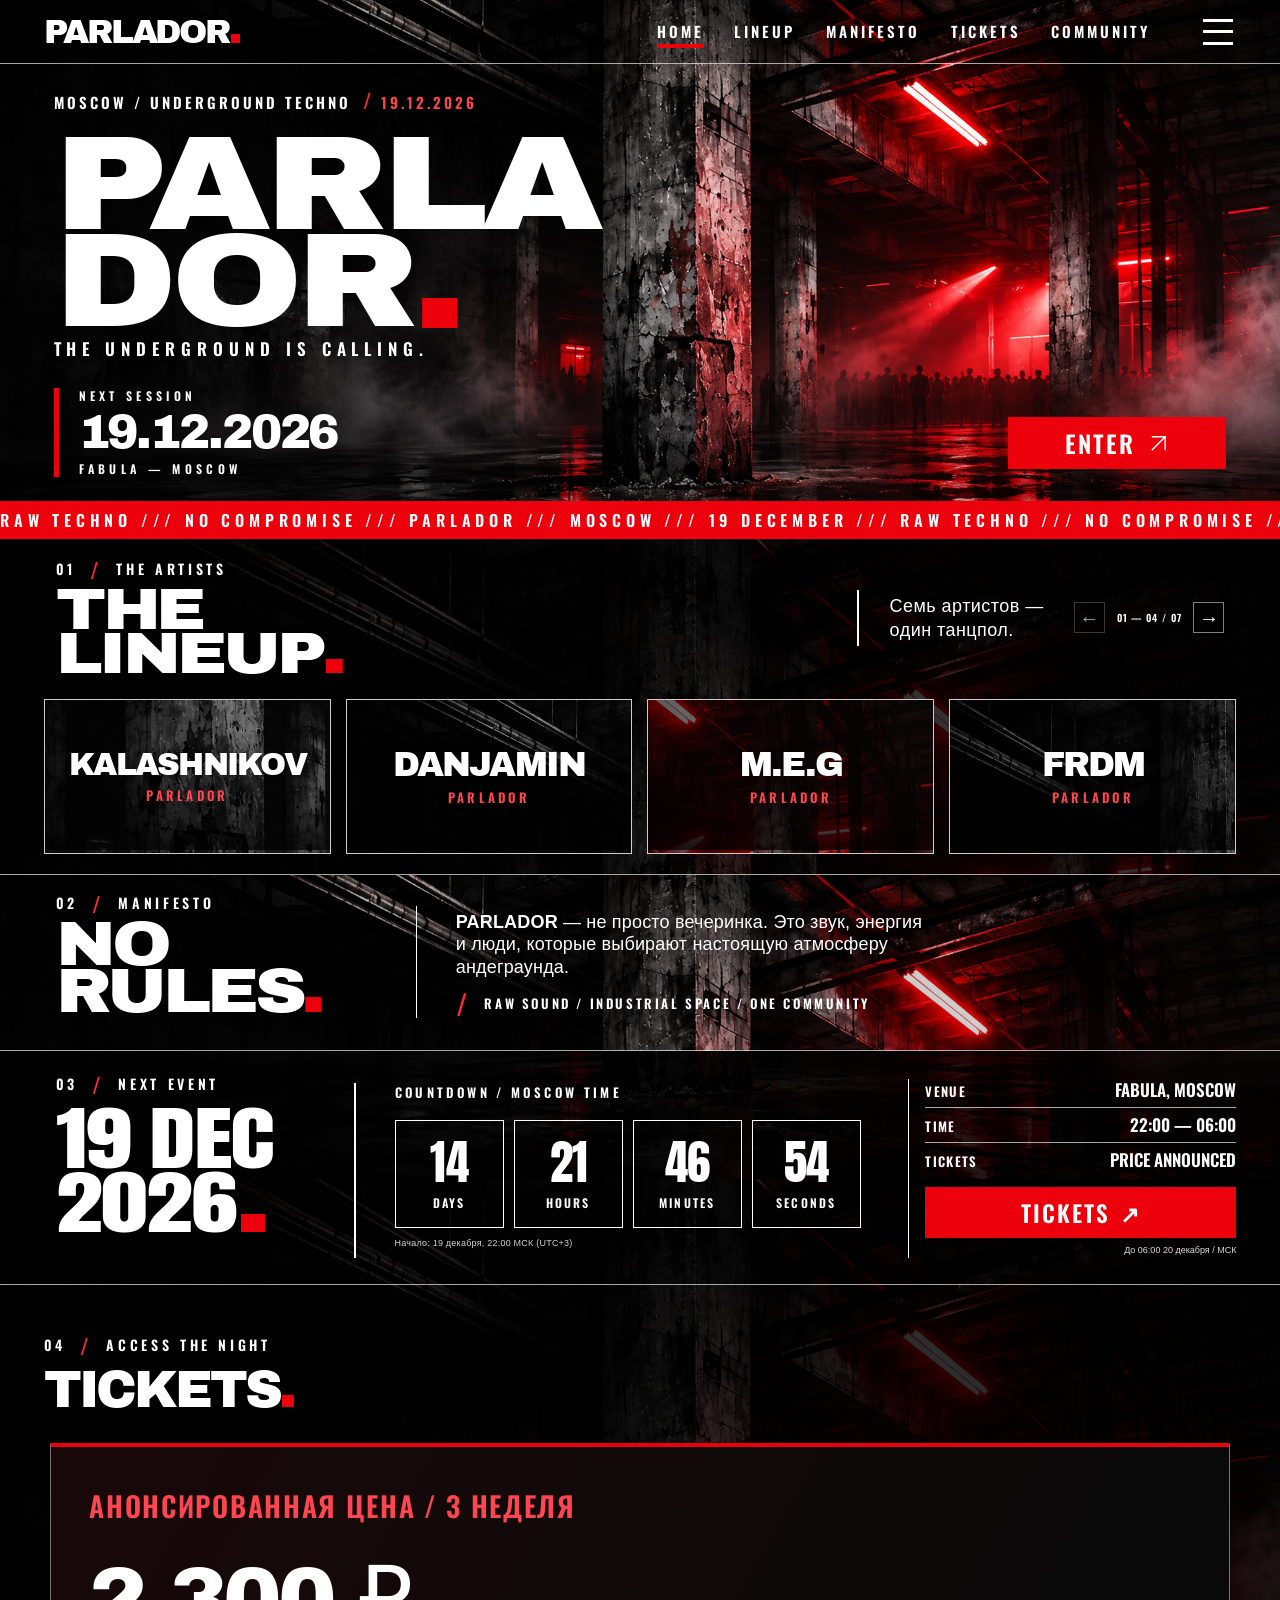
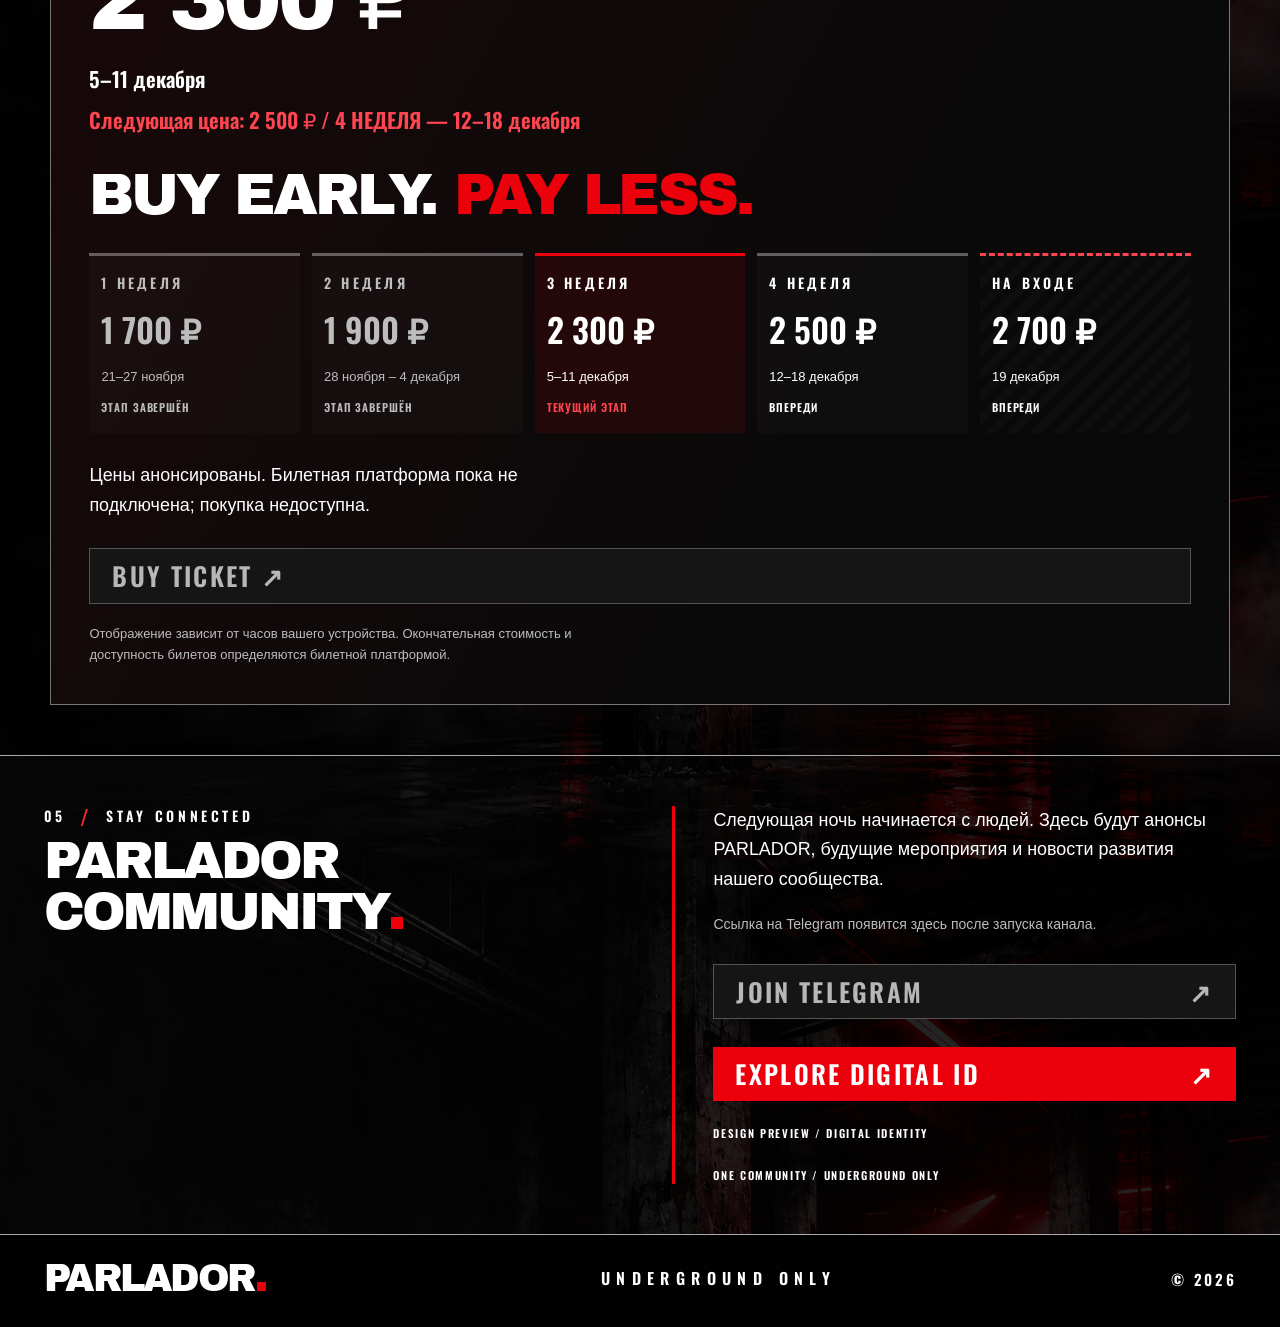
<file: index.html>
<!doctype html>
<html lang="ru">
  <head>
    <meta charset="utf-8" />
    <meta
      name="viewport"
      content="width=device-width, initial-scale=1, viewport-fit=cover"
    />
    <meta name="theme-color" content="#050505" />
    <meta
      name="description"
      content="PARLADOR. Moscow underground techno. 19 декабря 2026, Fabula, Москва, 22:00–06:00 МСК."
    />
    <title>PARLADOR — Moscow Underground Techno</title>
    <link rel="icon" href="assets/favicon.svg" type="image/svg+xml" />
    <link
      rel="preload"
      href="assets/archivo-black-latin.woff2"
      as="font"
      type="font/woff2"
      crossorigin
    />
    <link
      rel="preload"
      href="assets/warehouse.png"
      as="image"
      fetchpriority="high"
    />
    <link rel="stylesheet" href="styles.css" />
    <script src="site-config.js" defer></script>
    <script src="ticket-pricing.js" defer></script>
    <script src="script.js" defer></script>
  </head>
  <body>
    <a class="skip-link" href="#hero-content">Перейти к содержимому</a>
    <main id="main">
      <div class="hero-shell" id="home">
        <header class="header" role="banner">
          <a class="wordmark" href="#home" aria-label="PARLADOR — главная"
            >PARLADOR<span class="dot" aria-hidden="true"></span
          ></a>
          <nav class="desktop-nav" aria-label="Основная навигация">
            <a href="#home" class="active" aria-current="location">HOME</a>
            <a href="#lineup">LINEUP</a>
            <a href="#manifesto">MANIFESTO</a>
            <a href="#tickets">TICKETS</a>
            <a href="#community">COMMUNITY</a>
          </nav>
          <button
            class="menu-toggle"
            type="button"
            aria-controls="menu-panel"
            aria-expanded="false"
            aria-label="Открыть меню"
          >
            <span></span><span></span><span></span>
          </button>
          <nav
            class="menu-panel"
            id="menu-panel"
            aria-label="Меню разделов"
            inert
            hidden
          >
            <a href="#home"><span>00 /</span> HOME</a
            ><a href="#lineup"><span>01 /</span> LINEUP</a
            ><a href="#manifesto"><span>02 /</span> MANIFESTO</a
            ><a href="#event"><span>03 /</span> EVENT</a
            ><a href="#tickets"><span>04 /</span> TICKETS</a>
            <a href="#community"><span>05 /</span> COMMUNITY</a>
            <p>19.12.2026<br />FABULA — MOSCOW</p>
          </nav>
        </header>
        <section class="hero" id="hero-content" aria-labelledby="hero-title">
          <p class="eyebrow hero-eyebrow">
            MOSCOW / UNDERGROUND TECHNO <span class="slash">/</span>
            <span class="red">19.12.2026</span>
          </p>
          <h1 id="hero-title" aria-label="PARLADOR">
            <span aria-hidden="true">PARLA</span
            ><span aria-hidden="true">DOR<span class="dot"></span></span>
          </h1>
          <p class="hero-tagline">THE UNDERGROUND IS CALLING.</p>
          <div class="next-session">
            <p class="eyebrow">NEXT SESSION</p>
            <time datetime="2026-12-19T22:00:00+03:00">19.12.2026</time>
            <p class="eyebrow">FABULA — MOSCOW</p>
          </div>
          <a class="button enter-button" href="#event"
            >ENTER
            <svg viewBox="0 0 24 24" aria-hidden="true">
              <path d="M5 19 19 5M5 5h14v14" /></svg
          ></a>
        </section>
      </div>

      <div class="ticker" aria-label="RAW TECHNO /// NO COMPROMISE">
        <div class="ticker-track" aria-hidden="true">
          <span
            >RAW TECHNO /// NO COMPROMISE /// PARLADOR /// MOSCOW /// 19
            DECEMBER ///&nbsp;</span
          ><span
            >RAW TECHNO /// NO COMPROMISE /// PARLADOR /// MOSCOW /// 19
            DECEMBER ///&nbsp;</span
          >
        </div>
      </div>

      <div class="content-sections">
        <section
          class="lineup section"
          id="lineup"
          aria-labelledby="lineup-title"
        >
          <div class="lineup-heading">
            <div>
              <p class="eyebrow section-label">
                01 <span class="slash">/</span> THE ARTISTS
              </p>
              <h2 id="lineup-title">
                THE<br />LINEUP<span class="dot" aria-hidden="true"></span>
              </h2>
            </div>
            <div class="lineup-intro">
              <p>Семь артистов —<br />один танцпол.</p>
              <div class="lineup-controls" aria-label="Прокрутка артистов">
                <button
                  id="artists-prev"
                  type="button"
                  aria-label="Предыдущие артисты"
                  aria-controls="artist-list"
                  disabled
                >
                  ←</button
                ><span class="eyebrow" id="artists-position" aria-live="polite"
                  >01 — 04 / 07</span
                ><button
                  id="artists-next"
                  type="button"
                  aria-label="Следующие артисты"
                  aria-controls="artist-list"
                >
                  →
                </button>
              </div>
            </div>
          </div>
          <div
            class="artist-list"
            id="artist-list"
            role="region"
            aria-label="Лайнап: семь артистов, прокрутка по горизонтали"
            tabindex="0"
          >
            <article
              class="artist-card artist-one"
              data-artist-id="dj-kalashnikov"
              aria-label="Артист 1 из 7: KALASHNIKOV"
            >
              <h3>KALASHNIKOV</h3>
              <p class="artist-caption">PARLADOR</p>
            </article>
            <article
              class="artist-card artist-two"
              data-artist-id="danjamin"
              aria-label="Артист 2 из 7: DANJAMIN"
            >
              <h3>DANJAMIN</h3>
              <p class="artist-caption">PARLADOR</p>
            </article>
            <article
              class="artist-card artist-three"
              data-artist-id="meg"
              aria-label="Артист 3 из 7: M.E.G"
            >
              <h3>M.E.G</h3>
              <p class="artist-caption">PARLADOR</p>
            </article>
            <article
              class="artist-card artist-four"
              data-artist-id="frdm"
              aria-label="Артист 4 из 7: FRDM"
            >
              <h3>FRDM</h3>
              <p class="artist-caption">PARLADOR</p>
            </article>
            <article
              class="artist-card artist-five"
              data-artist-id="acid-boss"
              aria-label="Артист 5 из 7: ACID BOSS"
            >
              <h3>ACID BOSS</h3>
              <p class="artist-caption">PARLADOR</p>
            </article>
            <article
              class="artist-card artist-six"
              data-artist-id="deviantny-dialekt"
              aria-label="Артист 6 из 7: Девиантный Диалект"
            >
              <h3 class="cyrillic">Девиантный<br />Диалект</h3>
              <p class="artist-caption">PARLADOR</p>
            </article>
            <article
              class="artist-card artist-seven"
              data-artist-id="dj-alwen"
              aria-label="Артист 7 из 7: ALWEN"
            >
              <h3>ALWEN</h3>
              <p class="artist-caption">PARLADOR</p>
            </article>
          </div>
        </section>

        <section
          class="manifesto section"
          id="manifesto"
          aria-labelledby="manifesto-title"
        >
          <div>
            <p class="eyebrow section-label">
              02 <span class="slash">/</span> MANIFESTO
            </p>
            <h2 id="manifesto-title">
              NO<br />RULES<span class="dot" aria-hidden="true"></span>
            </h2>
          </div>
          <div class="manifesto-copy">
            <p>
              <strong>PARLADOR</strong> — не просто вечеринка. Это звук, энергия
              и люди, которые выбирают настоящую атмосферу андеграунда.
            </p>
            <p class="eyebrow manifesto-signature">
              <span class="slash">/</span> RAW SOUND / INDUSTRIAL SPACE / ONE
              COMMUNITY
            </p>
          </div>
        </section>

        <section class="event section" id="event" aria-labelledby="event-title">
          <div class="event-date">
            <p class="eyebrow section-label">
              03 <span class="slash">/</span> NEXT EVENT
            </p>
            <h2 id="event-title">
              <time datetime="2026-12-19"
                >19 DEC<br />2026<span class="dot" aria-hidden="true"></span
              ></time>
            </h2>
          </div>
          <div class="countdown-area">
            <p class="eyebrow" id="countdown-label">COUNTDOWN / MOSCOW TIME</p>
            <div
              class="countdown"
              role="timer"
              aria-live="off"
              aria-label="До начала мероприятия"
            >
              <div><span id="days">—</span><small>DAYS</small></div>
              <div><span id="hours">—</span><small>HOURS</small></div>
              <div><span id="minutes">—</span><small>MINUTES</small></div>
              <div><span id="seconds">—</span><small>SECONDS</small></div>
            </div>
            <p class="time-note">Начало: 19 декабря, 22:00 МСК (UTC+3)</p>
            <noscript
              ><p class="time-note">
                Включите JavaScript для обратного отсчёта.
              </p></noscript
            >
          </div>
          <div class="tickets event-details">
            <h2 class="sr-only">Информация о событии</h2>
            <dl>
              <div>
                <dt>VENUE</dt>
                <dd>FABULA, MOSCOW</dd>
              </div>
              <div>
                <dt>TIME</dt>
                <dd>22:00 — 06:00</dd>
              </div>
              <div>
                <dt>TICKETS</dt>
                <dd id="event-ticket-status">COMING SOON</dd>
              </div>
            </dl>
            <a class="button tickets-button" href="#tickets">TICKETS <span aria-hidden="true">↗</span></a>
            <p class="ticket-note">До 06:00 20 декабря / МСК</p>
          </div>
        </section>

        <section class="ticket-section section" id="tickets" aria-labelledby="tickets-title">
          <div class="phase-heading">
            <p class="eyebrow section-label">04 <span class="slash">/</span> ACCESS THE NIGHT</p>
            <h2 id="tickets-title">TICKETS<span class="dot" aria-hidden="true"></span></h2>
          </div>
          <div class="ticket-panel pricing-card">
            <p class="eyebrow preview-notice" id="ticket-preview" hidden>LOCAL PREVIEW / ТЕСТОВОЕ ВРЕМЯ</p>
            <div class="pricing-summary" aria-live="polite" aria-atomic="true">
              <p class="eyebrow phase-status" id="ticket-status">COMING SOON</p>
              <p class="ticket-price" id="ticket-price" hidden></p>
              <p class="ticket-period" id="ticket-period">Расписание ценовых этапов.</p>
              <p class="ticket-next" id="ticket-next"></p>
            </div>
            <p class="ticket-slogan"><span>BUY EARLY.</span> <span>PAY LESS.</span></p>
            <ol class="price-stages" id="price-stages" aria-label="Пять ценовых этапов"></ol>
            <p class="phase-copy" id="ticket-message">Цены анонсированы. Билетная платформа пока не подключена.</p>
            <button class="button phase-button" id="ticket-unavailable" type="button" disabled aria-describedby="ticket-message">BUY TICKET <span aria-hidden="true">↗</span></button>
            <a class="button phase-button" id="ticket-buy" hidden>BUY TICKET <span aria-hidden="true">↗</span></a>
            <p class="pricing-disclaimer">Отображение зависит от часов вашего устройства. Окончательная стоимость и доступность билетов определяются билетной платформой.</p>
            <noscript><p class="pricing-disclaimer">Включите JavaScript для актуального этапа и расписания цен. Цена покупки определяется билетной платформой.</p></noscript>
          </div>
        </section>
        <section class="community section" id="community" aria-labelledby="community-title">
          <div class="phase-heading">
            <p class="eyebrow section-label">05 <span class="slash">/</span> STAY CONNECTED</p>
            <h2 id="community-title">PARLADOR<br />COMMUNITY<span class="dot" aria-hidden="true"></span></h2>
          </div>
          <div class="community-copy">
            <p class="phase-copy">Следующая ночь начинается с людей. Здесь будут анонсы PARLADOR, будущие мероприятия и новости развития нашего сообщества.</p>
            <p class="phase-copy community-note" id="telegram-message">Ссылка на Telegram появится здесь после запуска канала.</p>
            <button class="button phase-button" id="telegram-unavailable" type="button" disabled aria-describedby="telegram-message">JOIN TELEGRAM <span aria-hidden="true">↗</span></button>
            <a class="button phase-button" id="telegram-join" hidden>JOIN TELEGRAM <span aria-hidden="true">↗</span></a>
            <a class="button phase-button" href="profile.html" aria-label="Открыть демонстрацию цифровых профилей PARLADOR">EXPLORE DIGITAL ID <span aria-hidden="true">↗</span></a>
            <p class="eyebrow phase-footnote">DESIGN PREVIEW / DIGITAL IDENTITY</p>
            <p class="eyebrow phase-footnote">ONE COMMUNITY / UNDERGROUND ONLY</p>
          </div>
        </section>
      </div>
    </main>

    <footer class="footer">
      <a class="wordmark" href="#home" aria-label="PARLADOR — наверх"
        >PARLADOR<span class="dot" aria-hidden="true"></span
      ></a>
      <p class="eyebrow">UNDERGROUND ONLY</p>
      <p class="eyebrow copyright">© 2026</p>
    </footer>

    <noscript
      ><style>
        .menu-toggle,
        .lineup-controls {
          display: none;
        }
        .desktop-nav {
          display: flex !important;
          flex-wrap: wrap;
        }
        .header {
          height: auto;
          min-height: 60px;
          flex-wrap: wrap;
          padding-top: 15px;
          padding-bottom: 15px;
        }
        .artist-list {
          scrollbar-width: thin;
        }
      </style></noscript
    >
  </body>
</html>
</file>
<file: styles.css>
@font-face {
  font-family: Archivo;
  src: url("assets/archivo-black-latin.woff2") format("woff2");
  font-style: normal;
  font-weight: 400;
  font-display: swap;
}
@font-face {
  font-family: Oswald;
  src: url("assets/oswald-latin.woff2") format("woff2");
  font-style: normal;
  font-weight: 600;
  font-display: swap;
  unicode-range:
    U+0000-00FF, U+0131, U+0152-0153, U+02BB-02BC, U+02C6, U+02DA, U+02DC,
    U+0304, U+0308, U+0329, U+2000-206F, U+2074, U+20AC, U+2122, U+2191, U+2193,
    U+2212, U+2215, U+FEFF, U+FFFD;
}
@font-face {
  font-family: Oswald;
  src: url("assets/oswald-cyrillic.woff2") format("woff2");
  font-style: normal;
  font-weight: 600;
  font-display: swap;
  unicode-range: U+0400-045F, U+0490-0491, U+04B0-04B1, U+2116;
}
@font-face {
  font-family: Anton;
  src: url("assets/anton-latin.woff2") format("woff2");
  font-style: normal;
  font-weight: 400;
  font-display: swap;
}
:root {
  --black: #050505;
  --white: #fff;
  --red: #ec000b;
  --readable-red: #ff4650;
  --rule: rgba(255, 255, 255, 0.65);
  --display: Archivo, "Arial Black", Arial, sans-serif;
  --label: Oswald, "Arial Narrow", Arial, sans-serif;
  --gutter: clamp(24px, 3.4vw, 72px);
  --header-height: clamp(60px, 5vw, 72px);
}
* {
  box-sizing: border-box;
}
html {
  scroll-behavior: smooth;
  scroll-padding-top: 20px;
}
body {
  margin: 0;
  background: var(--black);
  color: var(--white);
  font-family: Arial, Helvetica, sans-serif;
  -webkit-font-smoothing: antialiased;
}
body.menu-open,
body.dialog-open {
  overflow: hidden;
}
button,
a {
  -webkit-tap-highlight-color: transparent;
}
a {
  color: inherit;
  text-decoration: none;
}
button {
  font: inherit;
  color: inherit;
  cursor: pointer;
  border-radius: 0;
}
button:disabled {
  cursor: default;
}
button:focus-visible,
a:focus-visible,
[tabindex]:focus-visible {
  outline: 2px solid #fff;
  outline-offset: 5px;
}
::selection {
  background: var(--red);
  color: #fff;
}
h1,
h2,
h3,
p,
dl,
dd {
  margin: 0;
}
h1,
h2,
h3 {
  font-weight: 400;
}
svg {
  display: block;
}
section {
  scroll-margin-top: 20px;
}
.red {
  color: var(--readable-red);
}
.slash {
  color: #ff2835;
  font-size: 1.35em;
  font-weight: 600;
}
.dot {
  display: inline-block;
  width: 0.23em;
  height: 0.23em;
  background: var(--red);
  margin-left: 0.035em;
  vertical-align: baseline;
}
.eyebrow {
  font-family: var(--label);
  font-size: 14px;
  font-weight: 600;
  letter-spacing: 0.23em;
  line-height: 1.35;
}
.sr-only {
  position: absolute;
  width: 1px;
  height: 1px;
  margin: -1px;
  padding: 0;
  overflow: hidden;
  clip: rect(0, 0, 0, 0);
  white-space: nowrap;
  border: 0;
}
.skip-link {
  position: fixed;
  top: 10px;
  left: 20px;
  z-index: 100;
  background: #b90009;
  padding: 14px;
  transform: translateY(-150%);
}
.skip-link:focus {
  transform: translateY(0);
}
.hero-shell {
  background: #070707 url("assets/warehouse.png") center center/cover no-repeat;
  position: relative;
  isolation: isolate;
}
.hero-shell:before {
  content: "";
  position: absolute;
  inset: 0;
  z-index: -1;
  background:
    linear-gradient(90deg, #0005, transparent 55%),
    linear-gradient(0deg, #0004, transparent 30%);
}
.header {
  display: flex;
  align-items: center;
  justify-content: space-between;
  gap: 32px;
  height: var(--header-height);
  padding: 0 var(--gutter);
  border-bottom: 1px solid var(--rule);
  position: relative;
  z-index: 20;
  background: #0003;
}
.wordmark {
  font-family: var(--display);
  font-size: 34px;
  line-height: 1;
  letter-spacing: -0.065em;
  white-space: nowrap;
}
.wordmark .dot {
  width: 9px;
  height: 9px;
  margin-left: 2px;
}
.desktop-nav {
  display: flex;
  gap: clamp(32px, 4.3vw, 76px);
  align-items: stretch;
  height: 100%;
  margin-left: auto;
  margin-right: clamp(35px, 7vw, 115px);
}
.desktop-nav a {
  display: flex;
  align-items: center;
  position: relative;
  font-family: var(--label);
  font-size: 15px;
  letter-spacing: 0.2em;
  padding: 0 0 2px;
  transition: color 0.2s;
}
.desktop-nav a:after {
  content: "";
  position: absolute;
  bottom: 15px;
  left: 0;
  right: 0;
  height: 4px;
  background: var(--red);
  transform: scaleX(0);
  transform-origin: left;
  transition: transform 0.25s;
}
.desktop-nav a.active:after,
.desktop-nav a:hover:after {
  transform: scaleX(1);
}
.menu-toggle {
  width: 34px;
  height: 36px;
  border: 0;
  padding: 5px 1px;
  background: transparent;
  display: flex;
  flex-direction: column;
  justify-content: space-between;
  flex: none;
  position: relative;
  z-index: 22;
}
.menu-toggle span {
  display: block;
  width: 30px;
  height: 3px;
  background: #fff;
  transition:
    transform 0.2s,
    opacity 0.2s;
}
.menu-toggle[aria-expanded="true"] span:first-child {
  transform: translateY(11px) rotate(45deg);
}
.menu-toggle[aria-expanded="true"] span:nth-child(2) {
  opacity: 0;
}
.menu-toggle[aria-expanded="true"] span:last-child {
  transform: translateY(-11px) rotate(-45deg);
}
.menu-panel {
  position: absolute;
  right: 0;
  top: var(--header-height);
  width: min(480px, 100%);
  height: calc(100dvh - var(--header-height));
  overflow-y: auto;
  background: #080808f7;
  border-left: 1px solid var(--rule);
  padding: 25px var(--gutter);
  box-shadow: -30px 20px 80px #0008;
}
.menu-panel[hidden] {
  display: none;
}
.menu-panel > a {
  display: block;
  font-family: var(--display);
  font-size: clamp(27px, 4vw, 40px);
  line-height: 1.4;
  padding: 18px 0;
  border-bottom: 1px solid #ffffff4d;
  letter-spacing: -0.04em;
}
.menu-panel > a span {
  font-family: var(--label);
  font-size: 12px;
  color: var(--readable-red);
  vertical-align: middle;
  letter-spacing: 0.08em;
  margin-right: 15px;
}
.menu-panel > p {
  font-family: var(--label);
  font-size: 14px;
  letter-spacing: 0.15em;
  line-height: 1.8;
  margin-top: 35px;
}
.menu-panel > a:hover {
  color: var(--readable-red);
}
.hero {
  height: clamp(410px, 34.17vw, 510px);
  padding: 23px calc(var(--gutter) + 10px) 24px;
  position: relative;
}
.hero-eyebrow {
  font-size: 15px;
  letter-spacing: 0.2em;
  white-space: nowrap;
}
.hero-eyebrow .slash {
  margin-left: 5px;
}
.hero h1 {
  font-family: var(--display);
  font-size: clamp(100px, 10.5vw, 176px);
  line-height: 0.72;
  letter-spacing: -0.045em;
  margin-top: 22px;
  margin-bottom: 7px;
  width: 49%;
  transform: scaleX(1.18);
  transform-origin: left center;
}
.hero h1 > span {
  display: block;
}
.hero h1 .dot {
  width: 0.225em;
  height: 0.225em;
  margin-left: 0.06em;
  vertical-align: -0.015em;
}
.hero-tagline {
  font-family: var(--label);
  font-size: 17px;
  font-weight: 600;
  letter-spacing: 0.35em;
  line-height: 1.4;
  margin-top: 2px;
}
.next-session {
  position: absolute;
  left: calc(var(--gutter) + 10px);
  bottom: 24px;
  border-left: 5px solid var(--red);
  padding-left: 20px;
  margin-top: 18px;
  display: flex;
  flex-direction: column;
  gap: 4px;
  width: max-content;
}
.next-session .eyebrow {
  font-size: 12px;
  letter-spacing: 0.36em;
}
.next-session time {
  font-family: var(--display);
  font-size: 47px;
  letter-spacing: -0.045em;
  line-height: 1.05;
}
.button {
  background: var(--red);
  color: #fff;
  border: 0;
  display: flex;
  align-items: center;
  justify-content: center;
  gap: 12px;
  padding: 12px 22px;
  min-height: 52px;
  font-family: var(--label);
  font-size: 24px;
  font-weight: 600;
  line-height: 1.15;
  letter-spacing: 0.09em;
  transition:
    background 0.2s,
    transform 0.2s;
}
.button svg {
  width: 23px;
  height: 23px;
  stroke: currentColor;
  stroke-width: 1.5;
  fill: none;
  flex: none;
}
.button:hover {
  background: #cc0009;
  transform: translateY(-2px);
}
.enter-button {
  position: absolute;
  right: calc(var(--gutter) + 10px);
  bottom: 32px;
  width: 218px;
}
.ticker {
  height: 38px;
  background: var(--red);
  overflow: hidden;
  display: flex;
  align-items: center;
  border-bottom: 1px solid #f90010;
}
.ticker-track {
  display: flex;
  width: max-content;
  animation: ticker 42s linear infinite;
}
.ticker span {
  font-family: var(--label);
  font-size: 16px;
  font-weight: 600;
  letter-spacing: 0.3em;
  line-height: 1;
  white-space: nowrap;
  display: block;
}
.content-sections {
  background:
    linear-gradient(#000c, #000d),
    url("assets/warehouse.png") center top/100% auto repeat-y;
}
.section {
  padding-left: var(--gutter);
  padding-right: var(--gutter);
  border-bottom: 1px solid var(--rule);
}
.section-label {
  font-size: 14px;
  letter-spacing: 0.26em;
  display: flex;
  align-items: center;
  gap: 14px;
  line-height: 1.2;
  margin-bottom: 8px;
}
.section-label .slash {
  font-size: 21px;
  line-height: 1;
}
h2 {
  font-family: var(--display);
  letter-spacing: -0.055em;
  line-height: 0.84;
  font-size: 53px;
}
.lineup {
  padding-top: 20px;
  padding-bottom: 18px;
}
.lineup-heading {
  display: flex;
  align-items: center;
  justify-content: space-between;
  gap: 30px;
  padding: 0 12px;
  margin-bottom: 21px;
}
.lineup h2 {
  font-size: 58px;
  line-height: 0.76;
  transform: scaleX(1.2);
  transform-origin: left center;
}
.lineup h2 .dot {
  width: 0.25em;
  height: 0.25em;
}
.lineup-intro {
  border-left: 2px solid #fff;
  padding: 0 0 0 31px;
  display: flex;
  align-items: center;
  gap: 30px;
  max-width: 50%;
  min-height: 56px;
}
.lineup-intro > p {
  font-size: 18px;
  letter-spacing: 0.025em;
  line-height: 1.35;
}
.lineup-controls {
  display: flex;
  align-items: center;
  gap: 12px;
}
.lineup-controls button {
  border: 1px solid #ffffff80;
  background: #0008;
  width: 31px;
  height: 31px;
  padding: 0;
  font-size: 20px;
  line-height: 1;
}
.lineup-controls button:not(:disabled):hover {
  background: var(--red);
}
.lineup-controls button:disabled {
  color: #aaa;
  border-color: #ffffff38;
}
.lineup-controls > span {
  font-size: 10px;
  letter-spacing: 0.09em;
  white-space: nowrap;
}
.artist-list {
  display: grid;
  grid-auto-flow: column;
  grid-auto-columns: calc((100% - 45px) / 4);
  gap: 15px;
  overflow-x: auto;
  overscroll-behavior-x: contain;
  scroll-snap-type: x mandatory;
  scrollbar-width: none;
  padding: 1px 0 2px;
}
.artist-list::-webkit-scrollbar {
  display: none;
}
.artist-card {
  height: 155px;
  border: 1px solid #ffffffc9;
  position: relative;
  isolation: isolate;
  overflow: hidden;
  padding: 12px 17px;
  display: flex;
  flex-direction: column;
  justify-content: center;
  align-items: center;
  text-align: center;
  scroll-snap-align: start;
  background: #141414;
  min-width: 0;
  transition: border-color 0.2s;
}
.artist-card:before {
  content: "";
  position: absolute;
  inset: 0;
  background-image: url("assets/warehouse.png");
  background-size: 420% auto;
  z-index: -2;
  filter: grayscale(1);
  opacity: 0.85;
  transition: transform 0.5s;
}
.artist-card:after {
  content: "";
  position: absolute;
  inset: 0;
  background:
    linear-gradient(90deg, #0009, #0002),
    linear-gradient(0deg, #000b, transparent 80%);
  z-index: -1;
}
.artist-card:hover {
  border-color: #fff;
}
.artist-card:hover:before {
  transform: scale(1.04);
}
.artist-one:before {
  background-position: 53% 56%;
}
.artist-two:before {
  background-position: 19% 10%;
  background-size: 330% auto;
}
.artist-three:before {
  background-position: 96% 40%;
  filter: none;
}
.artist-four:before {
  background-position: 35% 0%;
  background-size: 320% auto;
}
.artist-five:before {
  background-position: 85% 38%;
  filter: none;
}
.artist-six:before {
  background-position: 53% 20%;
}
.artist-seven:before {
  background-position: 72% 56%;
}
.artist-card > .eyebrow {
  font-size: 12px;
  letter-spacing: 0.16em;
  position: absolute;
  top: 12px;
  left: 17px;
}
.artist-card h3 {
  font-family: var(--display);
  font-size: clamp(22px, 2.72vw, 42px);
  line-height: 0.96;
  letter-spacing: -0.055em;
  width: 100%;
  min-width: 0;
  overflow-wrap: anywhere;
}
.artist-one h3 {
  font-size: clamp(14px, 2vw, 32px);
  white-space: nowrap;
  overflow-wrap: normal;
}
.artist-card .cyrillic {
  font-family: Oswald, "Arial Narrow", Arial, sans-serif;
  font-size: clamp(24px, 2.5vw, 38px);
  font-weight: 600;
  line-height: 1.02;
  letter-spacing: -0.025em;
  text-transform: uppercase;
}
.artist-caption {
  font-family: var(--label);
  font-size: 13px;
  font-weight: 600;
  letter-spacing: 0.25em;
  color: #ff4650;
  margin-top: 8px;
  line-height: 1.1;
}
.manifesto {
  display: grid;
  grid-template-columns: 28% 1fr;
  gap: 3.2%;
  padding-top: 18px;
  padding-bottom: 22px;
  min-height: 165px;
  background:
    linear-gradient(90deg, #0005, #0002),
    url("assets/warehouse.png") right 12%/100% auto;
}
.manifesto > div:first-child {
  padding-left: 12px;
}
.manifesto h2 {
  font-size: 62px;
  line-height: 0.75;
  transform: scaleX(1.16);
  transform-origin: left center;
}
.manifesto-copy {
  border-left: 1px solid #fff;
  padding: 5px 0 0 39px;
  margin: 13px 0 10px;
  max-width: 800px;
}
.manifesto-copy > p:first-child {
  font-size: 18px;
  line-height: 1.25;
  letter-spacing: 0.01em;
  max-width: 480px;
}
.manifesto-copy strong {
  font-weight: 700;
}
.manifesto-signature {
  font-size: 13px;
  letter-spacing: 0.2em;
  line-height: 1.5;
  margin-top: 12px;
  display: flex;
  align-items: center;
  gap: 14px;
  white-space: nowrap;
}
.manifesto-signature .slash {
  font-size: 28px;
  line-height: 1;
}
.event {
  display: grid;
  grid-template-columns: 26% 46.5% 27.5%;
  padding-top: 23px;
  padding-bottom: 26px;
  gap: 0;
  min-height: 224px;
  background: #0004;
}
.event-date {
  padding-left: 12px;
}
.event-date h2 {
  font-family: Anton, Impact, sans-serif;
  font-size: 70px;
  line-height: 0.92;
  letter-spacing: -0.025em;
  margin-top: 12px;
  width: max-content;
  transform: scaleX(1.35);
  transform-origin: left center;
}
.event-date .section-label {
  font-size: 14px;
}
.event-date .dot {
  width: 0.27em;
  height: 0.27em;
  margin-left: 0.05em;
}
.countdown-area {
  border-left: 2px solid #fff;
  padding: 1px 8.6% 0 7%;
  margin-top: 9px;
  min-width: 0;
}
.countdown-area > .eyebrow {
  font-size: 13px;
  letter-spacing: 0.26em;
  white-space: nowrap;
}
.countdown {
  display: grid;
  grid-template-columns: repeat(4, minmax(0, 1fr));
  gap: 10px;
  margin-top: 18px;
}
.countdown > div {
  height: 108px;
  border: 1px solid #fff;
  display: flex;
  flex-direction: column;
  align-items: center;
  justify-content: center;
  padding: 5px;
  min-width: 0;
}
.countdown span {
  font-family: Anton, Impact, sans-serif;
  font-size: 47px;
  line-height: 1.15;
  letter-spacing: -0.02em;
  font-variant-numeric: tabular-nums;
}
.countdown small {
  font-family: var(--label);
  font-size: 12px;
  letter-spacing: 0.18em;
  font-weight: 600;
  margin-top: 5px;
  line-height: 1.5;
}
.time-note {
  font-size: 9px;
  color: #d3d3d3;
  margin-top: 9px;
  line-height: 1.4;
  letter-spacing: 0.025em;
}
.tickets {
  border-left: 1px solid #fff;
  padding-left: 16px;
  margin-top: 5px;
  align-self: start;
  scroll-margin-top: 30px;
}
.tickets dl > div {
  display: flex;
  justify-content: space-between;
  align-items: baseline;
  gap: 10px;
  border-bottom: 1px solid var(--rule);
  padding: 6px 0;
}
.tickets dl > div:first-child {
  padding-top: 0;
}
.tickets dl > div:last-child {
  border: 0;
  padding-bottom: 7px;
}
.tickets dt {
  font-family: var(--label);
  font-size: 13px;
  font-weight: 600;
  letter-spacing: 0.1em;
}
.tickets dd {
  font-family: var(--label);
  font-size: 17px;
  font-weight: 600;
  line-height: 1.3;
  white-space: nowrap;
}
.tickets-button {
  margin-top: 9px;
  width: 100%;
  font-size: 23px;
  gap: 10px;
  min-height: 51px;
  padding-left: 10px;
  padding-right: 10px;
}
.ticket-note {
  font-size: 9px;
  color: #ddd;
  text-align: right;
  margin-top: 6px;
  line-height: 1.5;
}
.footer {
  display: flex;
  align-items: center;
  justify-content: space-between;
  gap: 30px;
  padding: 25px var(--gutter) 29px;
  min-height: 90px;
  background: #030303 url("assets/concrete.svg");
  background-blend-mode: multiply;
}
.footer .wordmark {
  font-size: 38px;
}
.footer > .eyebrow {
  font-size: 16px;
  letter-spacing: 0.4em;
}
.footer .copyright {
  font-size: 15px;
  letter-spacing: 0.18em;
}
.ticket-dialog {
  background: #090909;
  color: #fff;
  border: 1px solid #fff;
  padding: 42px;
  width: min(490px, calc(100% - 36px));
  max-height: calc(100dvh - 40px);
  overflow: auto;
  margin: auto;
}
.ticket-dialog::backdrop {
  background: #000d;
  backdrop-filter: blur(5px);
}
.dialog-close {
  position: absolute;
  top: 8px;
  right: 13px;
  padding: 6px;
  background: none;
  border: 0;
  font-size: 31px;
  line-height: 1;
}
.ticket-dialog > .eyebrow {
  font-size: 12px;
  color: #ff4650;
}
.ticket-dialog h2 {
  font-size: 58px;
  line-height: 0.9;
  margin-top: 29px;
  margin-bottom: 25px;
}
.ticket-dialog > p:not(.eyebrow) {
  font-size: 16px;
  line-height: 1.5;
}
.ticket-dialog .dialog-event {
  margin: 24px 0;
  border-top: 1px solid #ffffff75;
  padding-top: 18px;
  font-family: var(--label);
  font-size: 14px;
  letter-spacing: 0.1em;
  line-height: 1.6;
}
.ticket-dialog > .button {
  width: 100%;
  font-size: 20px;
}
.menu-shade {
  position: fixed;
  inset: var(--header-height) 0 0;
  background: #0008;
  z-index: 19;
  border: 0;
  padding: 0;
  cursor: default;
}
.reveal {
  animation: appear 0.65s ease-out both;
}
.hero h1 {
  animation: hero-title 0.9s cubic-bezier(0.2, 0.75, 0.3, 1) both;
}
.hero .next-session,
.hero .enter-button {
  animation: appear 1s ease-out both;
}
@keyframes ticker {
  to {
    transform: translateX(-50%);
  }
}
@keyframes hero-title {
  from {
    opacity: 0;
    translate: 0 15px;
  }
  to {
    opacity: 1;
    translate: 0 0;
  }
}
@keyframes appear {
  from {
    opacity: 0;
  }
  to {
    opacity: 1;
  }
}
@media (min-width: 1450px) {
  .header {
    height: 72px;
  }
  .hero {
    height: clamp(500px, 34.17vw, 600px);
    padding-top: 30px;
  }
  .hero h1 {
    margin-top: 30px;
    margin-bottom: 21px;
  }
  .hero-tagline {
    font-size: 20px;
  }
  .hero-eyebrow {
    font-size: 18px;
  }
  .next-session {
    margin-top: 0;
    bottom: 30px;
  }
  .next-session time {
    font-size: 54px;
  }
  .next-session .eyebrow {
    font-size: 14px;
  }
  .enter-button {
    width: 265px;
    bottom: 36px;
    height: 60px;
  }
  .ticker {
    height: 44px;
  }
  .ticker span {
    font-size: 18px;
  }
  .lineup {
    padding-top: 25px;
    padding-bottom: 24px;
  }
  .lineup-heading {
    margin-bottom: 28px;
  }
  .lineup h2 {
    font-size: 64px;
  }
  .artist-card {
    height: 185px;
    padding: 17px 20px;
  }
  .artist-card > .eyebrow {
    top: 17px;
    left: 20px;
    font-size: 14px;
  }
  .artist-caption {
    font-size: 14px;
  }
  .manifesto {
    min-height: 190px;
    padding-top: 22px;
    padding-bottom: 26px;
  }
  .manifesto h2 {
    font-size: 65px;
  }
  .manifesto-copy {
    padding-top: 10px;
  }
  .manifesto-copy > p:first-child {
    font-size: 21px;
  }
  .manifesto-signature {
    font-size: 15px;
    margin-top: 16px;
  }
  .event {
    padding-top: 30px;
    padding-bottom: 32px;
    min-height: 258px;
  }
  .event-date h2 {
    font-size: 84px;
  }
  .countdown > div {
    height: 126px;
  }
  .countdown span {
    font-size: 53px;
  }
  .countdown small {
    font-size: 14px;
  }
  .countdown-area > .eyebrow {
    font-size: 15px;
  }
  .tickets dd {
    font-size: 21px;
  }
  .tickets dt {
    font-size: 15px;
  }
  .tickets dl > div {
    padding-top: 8px;
    padding-bottom: 8px;
  }
  .tickets-button {
    min-height: 60px;
    font-size: 27px;
  }
  .menu-panel {
    top: 72px;
    height: calc(100dvh - 72px);
  }
  .menu-shade {
    top: 72px;
  }
}
@media (max-width: 1100px) {
  :root {
    --gutter: 30px;
  }
  .desktop-nav {
    gap: 28px;
    margin-right: 35px;
  }
  .desktop-nav a {
    font-size: 13px;
  }
  .wordmark {
    font-size: 28px;
  }
  .hero {
    height: 410px;
  }
  .hero h1 {
    font-size: 110px;
  }
  .hero-tagline {
    font-size: 14px;
    letter-spacing: 0.3em;
  }
  .hero-eyebrow {
    font-size: 12px;
  }
  .next-session time {
    font-size: 42px;
  }
  .lineup-intro {
    padding-left: 22px;
    gap: 18px;
  }
  .lineup-intro > p {
    font-size: 16px;
  }
  .lineup-controls {
    gap: 8px;
  }
  .lineup-controls > span {
    font-size: 9px;
  }
  .artist-card {
    padding-left: 13px;
    padding-right: 13px;
  }
  .artist-card > .eyebrow {
    left: 13px;
  }
  .artist-card h3 {
    font-size: 2.6vw;
  }
  .artist-one h3 {
    font-size: 2vw;
  }
  .manifesto-copy {
    padding-left: 26px;
  }
  .manifesto-copy > p:first-child {
    font-size: 16px;
  }
  .manifesto-signature {
    font-size: 10px;
    letter-spacing: 0.17em;
    gap: 10px;
  }
  .manifesto h2 {
    font-size: 51px;
  }
  .event {
    grid-template-columns: 25% 44% 31%;
    padding-top: 22px;
    padding-bottom: 22px;
  }
  .event-date {
    padding-left: 0;
  }
  .event-date h2 {
    font-size: 61px;
  }
  .section-label,
  .event-date .section-label {
    font-size: 12px;
    gap: 10px;
  }
  .countdown-area {
    padding-left: 6%;
    padding-right: 6%;
  }
  .countdown-area > .eyebrow {
    font-size: 11px;
    letter-spacing: 0.22em;
  }
  .countdown {
    gap: 7px;
  }
  .countdown > div {
    height: 100px;
  }
  .countdown span {
    font-size: 37px;
  }
  .countdown small {
    font-size: 10px;
    letter-spacing: 0.1em;
  }
  .tickets {
    padding-left: 13px;
  }
  .tickets dt {
    font-size: 11px;
  }
  .tickets dd {
    font-size: 15px;
  }
  .tickets-button {
    font-size: 20px;
  }
  .footer .wordmark {
    font-size: 29px;
  }
  .footer > .eyebrow {
    font-size: 13px;
    letter-spacing: 0.3em;
  }
}
@media (max-width: 820px) {
  .desktop-nav {
    display: none;
  }
  .header {
    gap: 18px;
  }
  .desktop-nav {
    gap: 22px;
    margin-right: 15px;
  }
  .desktop-nav a {
    font-size: 12px;
  }
  .wordmark {
    font-size: 25px;
  }
  .hero h1 {
    font-size: 100px;
  }
  .hero-eyebrow {
    font-size: 11px;
  }
  .hero-tagline {
    font-size: 13px;
    letter-spacing: 0.25em;
  }
  .hero {
    height: 395px;
  }
  .enter-button {
    width: 180px;
    bottom: 28px;
  }
  .lineup-heading {
    padding-left: 0;
    padding-right: 0;
  }
  .lineup-intro {
    gap: 15px;
    flex-direction: column;
    align-items: flex-start;
    min-width: 220px;
  }
  .lineup-controls {
    width: 100%;
    justify-content: space-between;
  }
  .artist-list {
    grid-auto-columns: calc((100% - 30px) / 3);
  }
  .artist-card h3 {
    font-size: 3.5vw;
  }
  .artist-one h3 {
    font-size: 2.8vw;
  }
  .artist-card .cyrillic {
    font-size: 3.4vw;
  }
  .manifesto {
    grid-template-columns: 30% 1fr;
    gap: 4%;
    min-height: 170px;
  }
  .manifesto > div:first-child {
    padding-left: 0;
  }
  .manifesto h2 {
    font-size: 47px;
  }
  .manifesto-copy > p:first-child {
    font-size: 15px;
  }
  .manifesto-signature {
    white-space: normal;
    font-size: 10px;
    line-height: 1.7;
    align-items: flex-start;
  }
  .event {
    grid-template-columns: 30% 70%;
    row-gap: 24px;
  }
  .event-date h2 {
    font-size: 68px;
    transform: scaleX(1.15);
  }
  .countdown-area {
    padding-left: 7%;
    padding-right: 0;
  }
  .countdown-area > .eyebrow {
    font-size: 13px;
  }
  .countdown > div {
    height: 104px;
  }
  .countdown span {
    font-size: 45px;
  }
  .countdown small {
    font-size: 12px;
  }
  .tickets {
    grid-column: 1/-1;
    border-left: 0;
    border-top: 1px solid #ffffff80;
    padding: 20px 0 0;
    margin: 0;
    display: grid;
    grid-template-columns: 1fr 1fr;
    gap: 0 35px;
    align-items: center;
  }
  .tickets dl {
    grid-row: 1/3;
  }
  .tickets dd {
    font-size: 17px;
  }
  .tickets dt {
    font-size: 13px;
  }
  .tickets .tickets-button {
    margin: 0;
    align-self: end;
  }
  .ticket-note {
    margin: 5px 0 0;
    align-self: start;
  }
  .footer {
    gap: 20px;
  }
  .footer .wordmark {
    font-size: 25px;
  }
  .footer > .eyebrow {
    font-size: 11px;
    letter-spacing: 0.25em;
  }
  .footer .copyright {
    font-size: 11px;
  }
}
@media (max-width: 640px) {
  :root {
    --gutter: 22px;
  }
  html {
    scroll-padding-top: 15px;
  }
  .header {
    height: 64px;
  }
  .wordmark {
    font-size: 27px;
  }
  .wordmark .dot {
    width: 8px;
    height: 8px;
  }
  .desktop-nav {
    display: none;
  }
  .menu-toggle {
    width: 30px;
    height: 32px;
    padding-top: 4px;
    padding-bottom: 4px;
  }
  .menu-toggle span {
    width: 28px;
    height: 2px;
  }
  .menu-toggle[aria-expanded="true"] span:first-child {
    transform: translateY(11px) rotate(45deg);
  }
  .menu-toggle[aria-expanded="true"] span:last-child {
    transform: translateY(-11px) rotate(-45deg);
  }
  .menu-panel {
    top: 64px;
    height: calc(100dvh - 64px);
    border-left: 0;
    width: 100%;
    padding-top: 20px;
  }
  .menu-panel > a {
    font-size: 36px;
  }
  .menu-shade {
    top: 64px;
  }
  .hero-shell {
    background-position: 60% center;
    background-size: auto 100%;
  }
  .hero-shell:before {
    background:
      linear-gradient(90deg, #0008, #0001 90%),
      linear-gradient(0deg, #0004, transparent 65%);
  }
  .hero {
    height: auto;
    min-height: 620px;
    padding: 26px var(--gutter) 30px;
    display: flex;
    flex-direction: column;
    align-items: flex-start;
  }
  .hero-eyebrow {
    font-size: 10px;
    letter-spacing: 0.17em;
    white-space: normal;
    max-width: 340px;
    line-height: 1.6;
  }
  .hero-eyebrow .red {
    display: inline-block;
    white-space: nowrap;
  }
  .hero h1 {
    font-size: clamp(76px, 20vw, 126px);
    line-height: 0.78;
    letter-spacing: -0.065em;
    transform: scaleX(1.16);
    margin-top: 32px;
    margin-bottom: 20px;
    width: auto;
  }
  .hero-tagline {
    font-size: 11px;
    letter-spacing: 0.22em;
    line-height: 1.6;
    max-width: 100%;
  }
  .next-session {
    position: static;
    margin-top: 38px;
    padding-left: 14px;
    border-left-width: 4px;
    gap: 6px;
  }
  .next-session .eyebrow {
    font-size: 10px;
    letter-spacing: 0.3em;
  }
  .next-session time {
    font-size: clamp(34px, 9.2vw, 49px);
    line-height: 1.15;
  }
  .enter-button {
    position: static;
    margin-top: auto;
    width: 100%;
    min-height: 54px;
    font-size: 24px;
    justify-content: space-between;
    padding-left: 24px;
    padding-right: 24px;
  }
  .hero .enter-button {
    margin-top: 36px;
  }
  .ticker {
    height: 36px;
  }
  .ticker span {
    font-size: 13px;
    letter-spacing: 0.23em;
  }
  .lineup {
    padding-top: 25px;
    padding-bottom: 24px;
  }
  .lineup-heading {
    align-items: flex-start;
    gap: 24px;
    margin-bottom: 24px;
  }
  .lineup h2 {
    font-size: clamp(35px, 8.8vw, 53px);
    line-height: 0.86;
    transform: scaleX(1.07);
  }
  .section-label {
    font-size: 10px;
    letter-spacing: 0.16em;
    gap: 8px;
    margin-bottom: 11px;
    white-space: nowrap;
  }
  .section-label .slash {
    font-size: 17px;
  }
  .lineup-intro {
    min-width: 0;
    max-width: 46%;
    padding-left: 15px;
    gap: 18px;
    margin-top: 24px;
    border-left-width: 1px;
  }
  .lineup-intro > p {
    font-size: 13px;
    line-height: 1.4;
    letter-spacing: 0;
  }
  .lineup-controls {
    gap: 7px;
  }
  .lineup-controls button {
    width: 27px;
    height: 27px;
    font-size: 18px;
  }
  .lineup-controls > span {
    font-size: 8px;
    letter-spacing: 0.04em;
  }
  .artist-list {
    grid-auto-columns: calc((100% - 12px) / 2);
    gap: 12px;
    scrollbar-width: thin;
    scrollbar-color: #b9b9b9 #ffffff15;
    padding-bottom: 9px;
  }
  .artist-card {
    height: 160px;
    padding: 13px 12px;
  }
  .artist-card > .eyebrow {
    font-size: 10px;
    top: 13px;
    left: 12px;
    letter-spacing: 0.12em;
  }
  .artist-card h3 {
    font-size: clamp(18px, 4.7vw, 29px);
    line-height: 1.03;
    letter-spacing: -0.06em;
  }
  .artist-one h3 {
    font-size: clamp(14px, 3.9vw, 25px);
    letter-spacing: -0.065em;
  }
  .artist-card .cyrillic {
    font-size: clamp(18px, 4.7vw, 28px);
    line-height: 1.1;
    letter-spacing: -0.04em;
  }
  .artist-caption {
    font-size: 10px;
    letter-spacing: 0.18em;
    margin-top: 11px;
  }
  .manifesto {
    display: block;
    padding-top: 24px;
    padding-bottom: 28px;
    background-position: 65% top;
    background-size: auto 100%;
  }
  .manifesto h2 {
    font-size: 60px;
    line-height: 0.86;
    transform: none;
  }
  .manifesto-copy {
    margin: 25px 0 0;
    padding: 0 0 0 19px;
    max-width: none;
  }
  .manifesto-copy > p:first-child {
    font-size: 15px;
    line-height: 1.5;
    letter-spacing: 0;
  }
  .manifesto-signature {
    font-size: 10px;
    letter-spacing: 0.16em;
    margin-top: 16px;
    gap: 11px;
    line-height: 1.8;
  }
  .manifesto-signature .slash {
    font-size: 25px;
    line-height: 1.2;
  }
  .event {
    display: block;
    padding-top: 25px;
    padding-bottom: 28px;
  }
  .event-date h2 {
    font-size: 70px;
    margin-top: 15px;
    transform: scaleX(1.35);
  }
  .event-date .section-label {
    font-size: 11px;
  }
  .countdown-area {
    border-left: 0;
    border-top: 1px solid var(--rule);
    margin-top: 25px;
    padding: 22px 0 0;
  }
  .countdown-area > .eyebrow {
    font-size: 11px;
    letter-spacing: 0.2em;
    white-space: normal;
    min-height: 15px;
  }
  .countdown {
    gap: 9px;
    margin-top: 16px;
  }
  .countdown > div {
    height: 95px;
    padding: 6px 2px;
  }
  .countdown span {
    font-size: clamp(29px, 9vw, 45px);
  }
  .countdown small {
    font-size: 10px;
    letter-spacing: 0.1em;
    margin-top: 5px;
  }
  .time-note {
    font-size: 9px;
    margin-top: 10px;
    line-height: 1.5;
  }
  .tickets {
    display: block;
    margin-top: 25px;
    padding-top: 18px;
  }
  .tickets dl > div {
    padding-top: 10px;
    padding-bottom: 10px;
  }
  .tickets dt {
    font-size: 13px;
  }
  .tickets dd {
    font-size: 18px;
  }
  .tickets .tickets-button {
    margin-top: 16px;
    font-size: 24px;
    min-height: 55px;
    justify-content: space-between;
    padding-left: 24px;
    padding-right: 24px;
  }
  .ticket-note {
    font-size: 9px;
    margin-top: 9px;
  }
  .footer {
    padding-top: 28px;
    padding-bottom: 25px;
    flex-wrap: wrap;
    gap: 23px 15px;
  }
  .footer .wordmark {
    font-size: 29px;
  }
  .footer > .eyebrow {
    font-size: 10px;
    letter-spacing: 0.25em;
    order: 3;
    width: 100%;
    padding-top: 19px;
    border-top: 1px solid #ffffff40;
  }
  .footer .copyright {
    font-size: 11px;
    width: auto;
    order: 2;
    padding: 0;
    border: 0;
  }
  .ticket-dialog {
    padding: 39px 25px 25px;
  }
  .ticket-dialog h2 {
    font-size: clamp(40px, 11vw, 58px);
  }
  .ticket-dialog > p:not(.eyebrow) {
    font-size: 14px;
  }
}
@media (max-width: 360px) {
  :root {
    --gutter: 18px;
  }
  .hero {
    min-height: 585px;
  }
  .hero-eyebrow {
    font-size: 9px;
  }
  .hero h1 {
    font-size: 20vw;
  }
  .hero-tagline {
    font-size: 9px;
    letter-spacing: 0.21em;
  }
  .next-session {
    margin-top: 33px;
  }
  .lineup-heading {
    gap: 20px;
  }
  .lineup-intro {
    padding-left: 11px;
  }
  .lineup-intro > p {
    font-size: 12px;
  }
  .lineup-controls {
    gap: 4px;
  }
  .lineup-controls button {
    width: 23px;
    height: 25px;
  }
  .lineup-controls > span {
    font-size: 7px;
  }
  .lineup h2 {
    font-size: 32px;
  }
  .artist-list {
    grid-auto-columns: calc((100% - 10px) / 2);
    gap: 10px;
  }
  .artist-card {
    height: 148px;
    padding-left: 10px;
    padding-right: 10px;
  }
  .artist-card > .eyebrow {
    left: 10px;
  }
  .artist-one h3 {
    font-size: 14px;
  }
  .countdown {
    gap: 7px;
  }
  .countdown small {
    font-size: 8px;
  }
  .countdown > div {
    height: 85px;
  }
  .footer .wordmark {
    font-size: 25px;
  }
}
@media (prefers-reduced-motion: reduce) {
  html {
    scroll-behavior: auto;
  }
  *,
  *:before,
  *:after {
    animation: none !important;
    transition: none !important;
  }
}
@media print {
  body {
    background: #fff;
    color: #111;
  }
  .hero-shell,
  .content-sections,
  .manifesto,
  .footer {
    background: #fff;
  }
  .hero-shell:before,
  .desktop-nav,
  .menu-toggle,
  .menu-panel,
  .ticker,
  .enter-button,
  .lineup-controls,
  .tickets-button,
  .ticket-note,
  .countdown-area,
  .footer,
  .skip-link {
    display: none;
  }
  .header {
    height: 55px;
    border-color: #111;
  }
  .hero {
    height: auto;
    min-height: 0;
    padding: 25px 0;
  }
  .hero h1 {
    font-size: 80px;
    animation: none;
  }
  .next-session {
    margin-top: 25px;
  }
  .section {
    border-color: #111;
    padding: 25px 0;
  }
  .lineup-heading {
    margin-bottom: 20px;
  }
  .artist-list {
    display: grid;
    grid-template-columns: repeat(3, 1fr);
    grid-auto-flow: row;
    overflow: visible;
    gap: 10px;
  }
  .artist-card {
    height: 130px;
    background: #fff;
    border-color: #111;
    color: #111;
  }
  .artist-card:before,
  .artist-card:after {
    display: none;
  }
  .artist-card h3,
  .artist-one h3 {
    font-size: 25px;
  }
  .artist-caption,
  .red,
  .slash {
    color: #a90000;
  }
  .manifesto-copy {
    border-color: #111;
  }
  .manifesto-signature {
    white-space: normal;
  }
  .event {
    display: grid;
    grid-template-columns: 1fr 1fr;
  }
  .tickets {
    border-color: #111;
  }
  .tickets dl > div {
    border-color: #111;
  }
  .manifesto,
  .event {
    break-inside: avoid;
  }
}


/* Phase 2: restrained industrial detail; cards remain editorial content. */
[hidden] { display: none !important; }
.artist-card { transition: border-color .25s, box-shadow .25s; }
.artist-card h3 { transition: color .25s, translate .3s; }
.artist-card:after { border-bottom: 3px solid transparent; transition: border-color .25s; }
@media (hover: hover) and (pointer: fine) {
  .artist-card:hover { border-color: var(--readable-red); box-shadow: inset 0 0 24px #ec000b18; }
  .artist-card:hover:after { border-bottom-color: var(--red); }
  .artist-card:hover h3 { color: #fff; translate: 0 -3px; }
}
.ticket-section, .community { display: grid; grid-template-columns: minmax(0, 1fr) minmax(0, 1fr); gap: clamp(24px, 5vw, 80px); padding-top: 50px; padding-bottom: 50px; }
.phase-heading, .ticket-panel, .community-copy { min-width: 0; }
.phase-heading h2 { font-family: var(--display); font-size: clamp(30px, 4.1vw, 68px); line-height: .98; letter-spacing: -.055em; overflow-wrap: normal; }
.ticket-panel { padding: clamp(22px, 3vw, 42px); border: 1px solid #ffffff70; border-top: 4px solid var(--red); background: linear-gradient(120deg, #ec000b12, transparent 70%), #090909; }
.phase-status { color: var(--readable-red); font-size: clamp(22px, 2.5vw, 38px); letter-spacing: .06em; margin-bottom: 22px; }
.phase-copy { max-width: 52ch; font-size: clamp(15px, 1.4vw, 19px); line-height: 1.65; }
.phase-button { display: flex; justify-content: space-between; width: 100%; margin-top: 28px; font-size: clamp(18px, 2vw, 27px); gap: 12px; min-height: 54px; }
.phase-button:disabled { background: #151515; color: #b7b7b7; border: 1px solid #ffffff45; cursor: default; }
.phase-button:disabled:hover { background: #151515; color: #b7b7b7; }
.phase-footnote { margin-top: 24px; font-size: 11px; letter-spacing: .15em; line-height: 1.6; }
.community { background: linear-gradient(105deg, #ffffff05, transparent 75%); }
.community-copy { border-left: 3px solid var(--red); padding-left: clamp(18px, 3vw, 42px); }
.community-note { color: #bdbdbd; margin-top: 18px; font-size: 14px; }
.ticket-categories { margin-top: 24px; }
.ticket-category { display: flex; justify-content: space-between; gap: 20px; padding: 16px 0; border-bottom: 1px solid #ffffff40; overflow-wrap: anywhere; }
.phase-reveal { animation: phase-enter .65s ease-out both; animation-play-state: paused; }
.phase-reveal.is-visible { animation-play-state: running; }
@keyframes phase-enter { from { translate: 0 12px; } to { translate: 0 0; } }
@media (min-width: 821px) { .desktop-nav { gap: clamp(18px, 2.4vw, 40px); margin-right: 20px; } }
@media (max-width: 820px) { .ticket-section, .community { gap: 25px; } .phase-heading h2 { font-size: clamp(27px, 4.1vw, 34px); } }
@media (max-width: 640px) {
  .ticket-section, .community { grid-template-columns: minmax(0, 1fr); padding-top: 30px; padding-bottom: 30px; }
  .phase-heading h2 { font-size: clamp(28px, 8.4vw, 48px); }
  .ticket-panel { padding: 22px 18px; }
  .phase-button { font-size: 20px; padding: 14px; }
  .community-copy { padding-left: 18px; }
  .phase-footnote { font-size: 10px; }
}
@media (prefers-reduced-motion: reduce) {
  .phase-reveal { animation: none !important; translate: none; }
  .artist-card:hover h3 { translate: none; }
  .artist-card:hover:before { transform: none; }
}
@media print {
  .ticket-section, .community { display: block; break-inside: avoid; }
  .ticket-panel, .community-copy { background: none; border-color: #111; margin-top: 20px; }
  .phase-button { display: none; }
  .phase-reveal { animation: none; }
}

.phase-button:disabled:hover { transform: none; }
@media (prefers-reduced-motion: reduce) { .button:hover { transform: none; } }


/* Phase 3: one pricing card with a five-stage timeline. */
.ticket-section { display: block; }
.ticket-section .phase-heading { margin-bottom: 28px; }
.pricing-card { max-width: 1180px; margin-inline: auto; }
.pricing-summary { min-height: 190px; }
.pricing-card .phase-status { font-size: clamp(15px, 2.2vw, 28px); line-height: 1.4; overflow-wrap: anywhere; }
.ticket-price { font-family: var(--display); font-size: clamp(40px, 7vw, 88px); letter-spacing: -.05em; margin: 12px 0; }
.ticket-period, .ticket-next { font-family: var(--label); font-size: clamp(15px, 1.7vw, 21px); line-height: 1.6; }
.ticket-next { color: var(--readable-red); margin-top: 8px; }
.price-stages { list-style: none; padding: 0; margin: 28px 0; display: grid; grid-template-columns: repeat(5, minmax(0, 1fr)); gap: 12px; }
.price-stages li { display: flex; flex-direction: column; gap: 12px; border-top: 3px solid #ffffff55; padding: 18px 12px; background: #ffffff05; min-width: 0; font-size: 13px; line-height: 1.5; }
.price-stages strong { font-family: var(--label); font-size: clamp(23px, 2.6vw, 34px); }
.price-stages .is-current { border-color: var(--red); background: #ec000b18; }
.price-stages .is-past { color: #bdbdbd; }
.stage-state { font-family: var(--label); font-size: 11px; letter-spacing: .08em; margin-top: auto; }
.is-current .stage-state { color: var(--readable-red); }
.pricing-disclaimer { font-size: 13px; line-height: 1.6; color: #bdbdbd; margin-top: 20px; max-width: 75ch; }
.preview-notice { border: 1px solid var(--readable-red); padding: 12px; margin-bottom: 20px; color: var(--readable-red); }
@media (max-width: 820px) { .price-stages { grid-template-columns: repeat(2, minmax(0, 1fr)); } }
@media (max-width: 360px) { .price-stages { grid-template-columns: minmax(0, 1fr); } }

.price-stages .is-door { border-top-style: dashed; border-top-color: var(--readable-red); background: repeating-linear-gradient(135deg, #ffffff05 0 8px, transparent 8px 16px); }
.price-stages .is-door.is-current { outline: 1px solid var(--red); background-color: #ec000b18; }
.pricing-card .phase-button { white-space: normal; overflow-wrap: anywhere; }


/* Slogan typography is scoped outside the existing stage cards. */
.ticket-slogan {
  display: flex;
  flex-wrap: wrap;
  gap: 0.08em 0.3em;
  margin-top: 28px;
  font-family: var(--display);
  font-size: clamp(28px, 4.5vw, 60px);
  line-height: 1.05;
  letter-spacing: -0.05em;
  color: var(--white);
}
.ticket-slogan > span { white-space: nowrap; }
.ticket-slogan > span:last-child { color: var(--red); }


/* Fit the untransformed name to this card's content width, preserving its center. */
@supports (container-type: inline-size) and (font-size: 1cqi) {
  .artist-one { container-type: inline-size; }
  .artist-one h3 { font-size: min(32px, 12.5cqi); }
}
</file>
